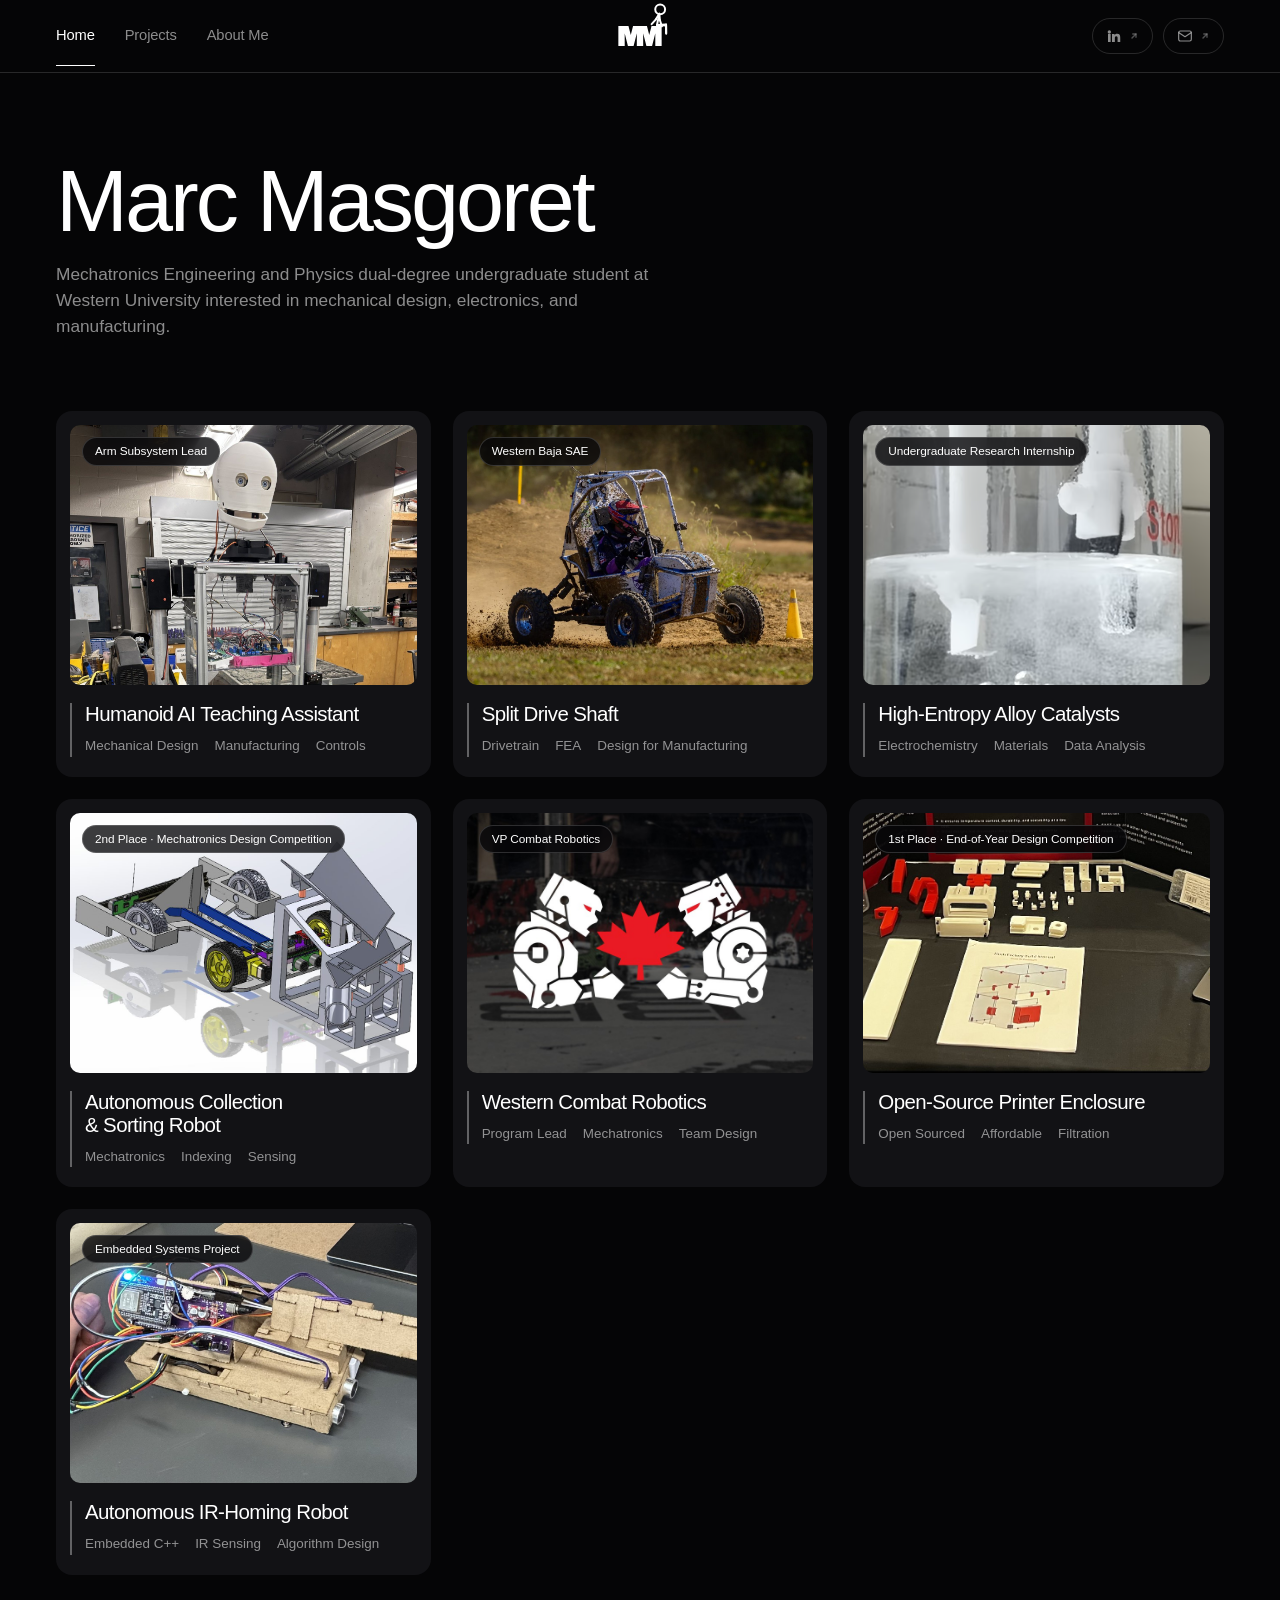
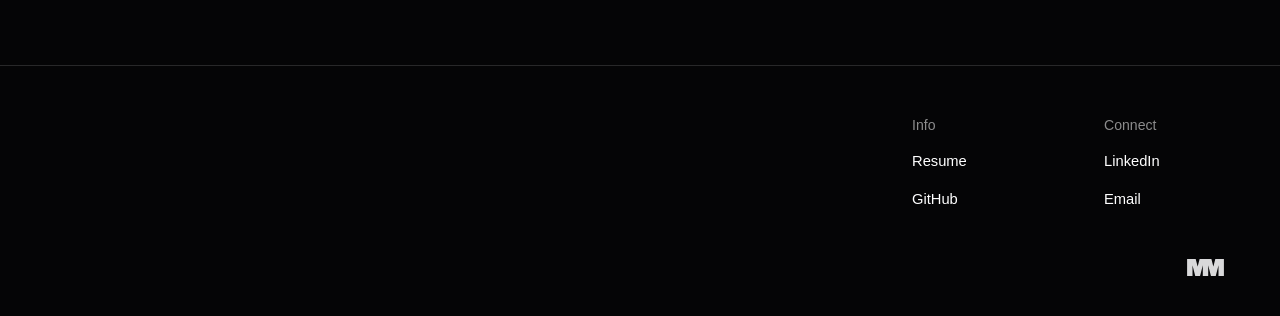
<file: index.html>
<!DOCTYPE html>
<html lang="en">
<head>
  <meta charset="UTF-8" />
  <meta name="viewport" content="width=device-width, initial-scale=1.0" />
  <title>Marc Masgoret — Portfolio</title>
  <meta name="description" content="Mechatronics engineering student at Western University. Robotics, manufacturing, and research projects." />
  <link rel="preconnect" href="https://api.fontshare.com" />
  <link rel="preconnect" href="https://cdn.fontshare.com" crossorigin />
  <link href="https://api.fontshare.com/v2/css?f[]=switzer@400,500,600,700,800&display=swap" rel="stylesheet" />
  <link rel="stylesheet" href="assets/css/style.css?v=44" />
</head>
<body>

  <header class="site-header">
    <div class="wrap-wide header-inner">
      <nav class="nav-main">
        <a href="index.html">Home</a>
        <a href="projects/index.html">Projects</a>
        <a href="about/index.html">About Me</a>
      </nav>

      <a class="site-monogram" href="index.html" aria-label="Marc Masgoret — home"><svg class="monogram-mark" viewBox="0 0 368 170" aria-hidden="true" focusable="false"><path d="M0,0 L54,0 L54,170 L0,170 Z M157,0 L211,0 L211,170 L157,170 Z M314,0 L368,0 L368,170 L314,170 Z M38,0 L86,0 L129.5,170 L81.5,170 Z M125,0 L173,0 L129.5,170 L81.5,170 Z M195,0 L243,0 L286.5,170 L238.5,170 Z M282,0 L330,0 L286.5,170 L238.5,170 Z" /></svg></a>

      <div class="header-social">
        <a class="icon-btn" href="https://www.linkedin.com/in/marc-masgoret-a94589330" target="_blank" rel="noopener" aria-label="LinkedIn" title="LinkedIn">
          <svg viewBox="0 0 24 24" fill="currentColor" aria-hidden="true"><path d="M4.98 3.5a2.5 2.5 0 1 1 0 5 2.5 2.5 0 0 1 0-5zM3 9h4v12H3zM9 9h3.8v1.71h.05c.53-.95 1.83-1.96 3.76-1.96 4.02 0 4.76 2.5 4.76 5.75V21h-4v-5.6c0-1.34-.03-3.06-1.9-3.06-1.9 0-2.19 1.45-2.19 2.96V21H9z"/></svg>
          <svg class="icon-arrow" viewBox="0 0 12 12" fill="none" stroke="currentColor" stroke-width="1.6" stroke-linecap="round" stroke-linejoin="round" aria-hidden="true"><path d="M3.6 8.4 8.4 3.6"/><path d="M4.5 3.6h3.9v3.9"/></svg>
        </a>
        <a class="icon-btn" href="mailto:mmasgore@uwo.ca" aria-label="Email Marc" title="Email me">
          <svg viewBox="0 0 24 24" fill="none" stroke="currentColor" stroke-width="1.8" stroke-linecap="round" stroke-linejoin="round" aria-hidden="true"><rect x="2.5" y="4.5" width="19" height="15" rx="2.5"/><path d="m3 7 9 6 9-6"/></svg>
          <svg class="icon-arrow" viewBox="0 0 12 12" fill="none" stroke="currentColor" stroke-width="1.6" stroke-linecap="round" stroke-linejoin="round" aria-hidden="true"><path d="M3.6 8.4 8.4 3.6"/><path d="M4.5 3.6h3.9v3.9"/></svg>
        </a>
      </div>
    </div>
  </header>

  <main>
    <section class="home-hero">
      <div class="wrap-wide">
        <h1 class="home-title">Marc Masgoret</h1>
        <p class="home-sub">
          Mechatronics Engineering and Physics dual-degree undergraduate student at Western
          University interested in mechanical design, electronics, and
          manufacturing.
        </p>
      </div>
    </section>

    <section class="work-section" id="projects">
      <div class="wrap-wide">
        <div class="work-grid">

          <a class="work-card" href="projects/index.html#humanoid-ta-robot">
            <div class="work-card-media">
              <img src="assets/img/projects/baker-bot/hero-card.jpg" alt="" loading="lazy" />
              <span class="work-badge">Arm Subsystem Lead</span>
            </div>
            <svg class="work-card-outline" aria-hidden="true" focusable="false" preserveAspectRatio="none"><path d="" /></svg>
            <div class="work-card-body">
              <h3>Humanoid AI Teaching Assistant</h3>
              <ul class="work-tags"><li>Mechanical Design</li><li>Manufacturing</li><li>Controls</li></ul>
            </div>
          </a>

          <a class="work-card" href="projects/index.html#baja-split-drive-shaft">
            <div class="work-card-media">
              <img src="assets/img/projects/baja/car-card.jpg?v=2" alt="" loading="lazy" />
              <span class="work-badge">Western Baja SAE</span>
            </div>
            <svg class="work-card-outline" aria-hidden="true" focusable="false" preserveAspectRatio="none"><path d="" /></svg>
            <div class="work-card-body">
              <h3>Split Drive Shaft</h3>
              <ul class="work-tags"><li>Drivetrain</li><li>FEA</li><li>Design for Manufacturing</li></ul>
            </div>
          </a>

          <a class="work-card" href="projects/index.html#seawater-splitting-catalysts">
            <div class="work-card-media">
              <video autoplay loop muted playsinline poster="assets/img/projects/seawater-hea/hydrogen-production-poster.jpg?v=2">
                <source src="assets/img/projects/seawater-hea/hydrogen-production.webm?v=2" type="video/webm" />
                <source src="assets/img/projects/seawater-hea/hydrogen-production.mp4?v=2" type="video/mp4" />
              </video>
              <span class="work-badge">Undergraduate Research Internship</span>
            </div>
            <svg class="work-card-outline" aria-hidden="true" focusable="false" preserveAspectRatio="none"><path d="" /></svg>
            <div class="work-card-body">
              <h3>High-Entropy Alloy Catalysts</h3>
              <ul class="work-tags"><li>Electrochemistry</li><li>Materials</li><li>Data Analysis</li></ul>
            </div>
          </a>

          <a class="work-card" href="projects/index.html#mechatronics-sorting-system">
            <div class="work-card-media">
              <img src="assets/img/projects/mechatronics-sorting-system.jpg" alt="" loading="lazy" />
              <span class="work-badge">2nd Place &middot; Mechatronics Design Competition</span>
            </div>
            <svg class="work-card-outline" aria-hidden="true" focusable="false" preserveAspectRatio="none"><path d="" /></svg>
            <div class="work-card-body">
              <h3>Autonomous Collection &amp; Sorting Robot</h3>
              <ul class="work-tags"><li>Mechatronics</li><li>Indexing</li><li>Sensing</li></ul>
            </div>
          </a>

          <a class="work-card" href="projects/index.html#combat-robotics">
            <div class="work-card-media">
              <img src="assets/img/projects/combat-robotics/botbrawl-card.jpg" alt="" loading="lazy" />
              <span class="work-badge">VP Combat Robotics</span>
            </div>
            <svg class="work-card-outline" aria-hidden="true" focusable="false" preserveAspectRatio="none"><path d="" /></svg>
            <div class="work-card-body">
              <h3>Western Combat Robotics</h3>
              <ul class="work-tags"><li>Program Lead</li><li>Mechatronics</li><li>Team Design</li></ul>
            </div>
          </a>

          <a class="work-card" href="projects/index.html#3d-printer-enclosure">
            <div class="work-card-media">
              <img src="assets/img/projects/3d-printer-enclosure.jpg" alt="" loading="lazy" />
              <span class="work-badge">1st Place &middot; End-of-Year Design Competition</span>
            </div>
            <svg class="work-card-outline" aria-hidden="true" focusable="false" preserveAspectRatio="none"><path d="" /></svg>
            <div class="work-card-body">
              <h3>Open-Source Printer Enclosure</h3>
              <ul class="work-tags"><li>Open Sourced</li><li>Affordable</li><li>Filtration</li></ul>
            </div>
          </a>

          <a class="work-card" href="projects/index.html#ir-homing-robot">
            <div class="work-card-media">
              <img src="assets/img/projects/ir-robot/card.jpg" alt="" loading="lazy" />
              <span class="work-badge">Embedded Systems Project</span>
            </div>
            <svg class="work-card-outline" aria-hidden="true" focusable="false" preserveAspectRatio="none"><path d="" /></svg>
            <div class="work-card-body">
              <h3>Autonomous IR-Homing Robot</h3>
              <ul class="work-tags"><li>Embedded C++</li><li>IR Sensing</li><li>Algorithm Design</li></ul>
            </div>
          </a>

        </div>
      </div>
    </section>
  </main>

  <footer class="site-footer">
    <div class="wrap-wide footer-inner">
      <div class="footer-cols">
        <div class="footer-col">
          <p class="footer-head">Info</p>
          <a href="assets/files/Marc_Masgoret_Resume.pdf" target="_blank" rel="noopener">Resume</a>
          <a href="https://github.com/marcsmasgoret" target="_blank" rel="noopener">GitHub</a>
        </div>
        <div class="footer-col">
          <p class="footer-head">Connect</p>
          <a href="https://www.linkedin.com/in/marc-masgoret-a94589330" target="_blank" rel="noopener">LinkedIn</a>
          <a href="mailto:mmasgore@uwo.ca">Email</a>
        </div>
      </div>
      <a class="footer-mark" href="index.html" aria-label="Marc Masgoret — home"><svg class="monogram-mark" viewBox="0 0 368 170" aria-hidden="true" focusable="false"><path d="M0,0 L54,0 L54,170 L0,170 Z M157,0 L211,0 L211,170 L157,170 Z M314,0 L368,0 L368,170 L314,170 Z M38,0 L86,0 L129.5,170 L81.5,170 Z M125,0 L173,0 L129.5,170 L81.5,170 Z M195,0 L243,0 L286.5,170 L238.5,170 Z M282,0 L330,0 L286.5,170 L238.5,170 Z" /></svg></a>
    </div>
  </footer>

  <!-- Home only: the stick figure that chases the pointer. -->
  <canvas id="cursor-buddy" aria-hidden="true"></canvas>

  <script src="assets/js/main.js?v=26"></script>
  <script src="assets/js/buddy.js?v=18"></script>
</body>
</html>
</file>
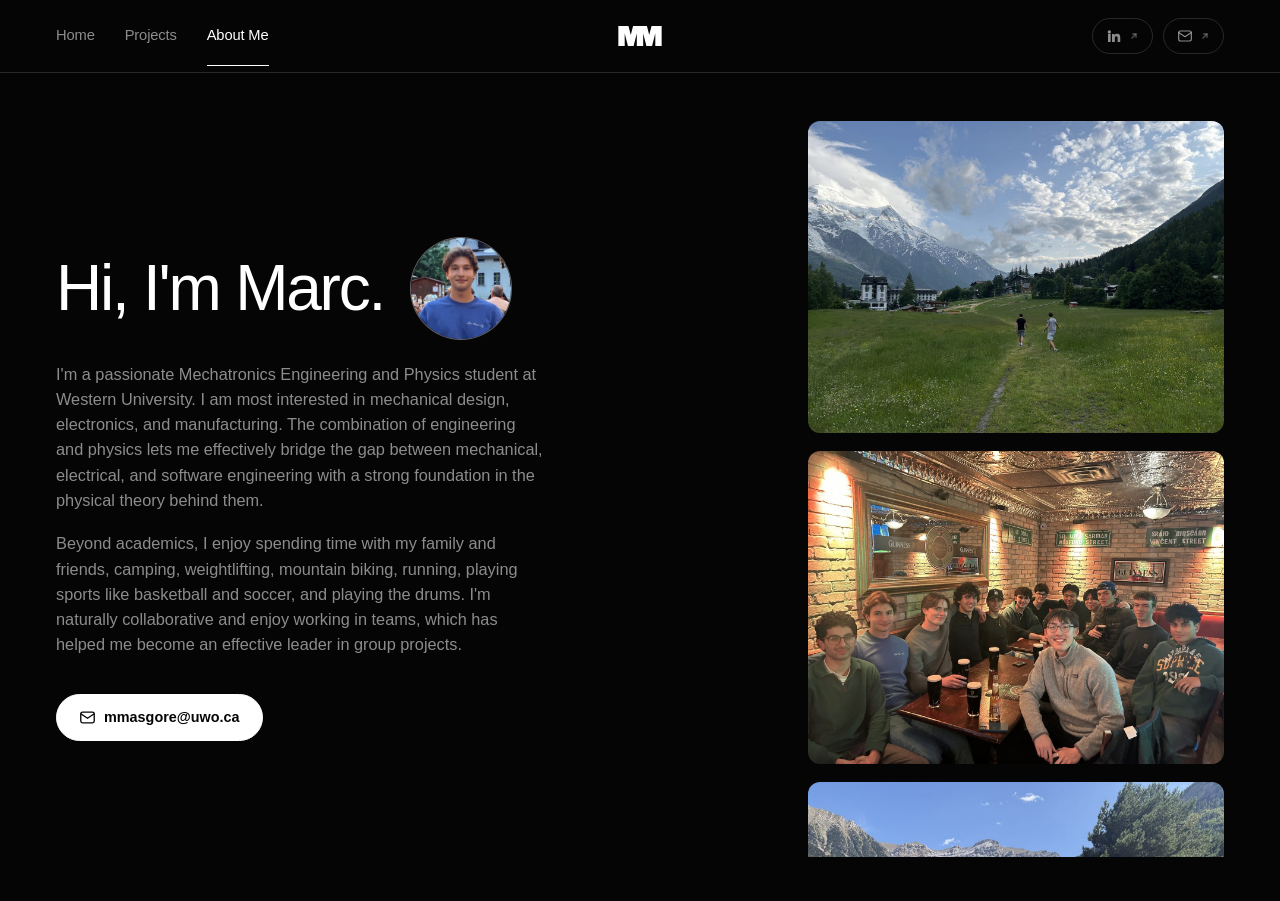
<file: about/index.html>
<!DOCTYPE html>
<html lang="en">
<head>
  <meta charset="UTF-8" />
  <meta name="viewport" content="width=device-width, initial-scale=1.0" />
  <title>About | Marc Masgoret</title>
  <meta name="description" content="About Marc Masgoret, a Mechatronics Engineering and Physics student at Western University." />
  <link rel="preconnect" href="https://api.fontshare.com" />
  <link rel="preconnect" href="https://cdn.fontshare.com" crossorigin />
  <link href="https://api.fontshare.com/v2/css?f[]=switzer@400,500,600,700,800&display=swap" rel="stylesheet" />
  <link rel="stylesheet" href="../assets/css/style.css?v=44" />
</head>
<body class="about-page">

  <header class="site-header">
    <div class="wrap-wide header-inner">
      <nav class="nav-main">
        <a href="../index.html">Home</a>
        <a href="../projects/index.html">Projects</a>
        <a href="index.html">About Me</a>
      </nav>

      <a class="site-monogram" href="../index.html" aria-label="Marc Masgoret — home"><svg class="monogram-mark" viewBox="0 0 368 170" aria-hidden="true" focusable="false"><path d="M0,0 L54,0 L54,170 L0,170 Z M157,0 L211,0 L211,170 L157,170 Z M314,0 L368,0 L368,170 L314,170 Z M38,0 L86,0 L129.5,170 L81.5,170 Z M125,0 L173,0 L129.5,170 L81.5,170 Z M195,0 L243,0 L286.5,170 L238.5,170 Z M282,0 L330,0 L286.5,170 L238.5,170 Z" /></svg></a>

      <div class="header-social">
        <a class="icon-btn" href="https://www.linkedin.com/in/marc-masgoret-a94589330" target="_blank" rel="noopener" aria-label="LinkedIn" title="LinkedIn">
          <svg viewBox="0 0 24 24" fill="currentColor" aria-hidden="true"><path d="M4.98 3.5a2.5 2.5 0 1 1 0 5 2.5 2.5 0 0 1 0-5zM3 9h4v12H3zM9 9h3.8v1.71h.05c.53-.95 1.83-1.96 3.76-1.96 4.02 0 4.76 2.5 4.76 5.75V21h-4v-5.6c0-1.34-.03-3.06-1.9-3.06-1.9 0-2.19 1.45-2.19 2.96V21H9z"/></svg>
          <svg class="icon-arrow" viewBox="0 0 12 12" fill="none" stroke="currentColor" stroke-width="1.6" stroke-linecap="round" stroke-linejoin="round" aria-hidden="true"><path d="M3.6 8.4 8.4 3.6"/><path d="M4.5 3.6h3.9v3.9"/></svg>
        </a>
        <a class="icon-btn" href="mailto:mmasgore@uwo.ca" aria-label="Email Marc" title="Email me">
          <svg viewBox="0 0 24 24" fill="none" stroke="currentColor" stroke-width="1.8" stroke-linecap="round" stroke-linejoin="round" aria-hidden="true"><rect x="2.5" y="4.5" width="19" height="15" rx="2.5"/><path d="m3 7 9 6 9-6"/></svg>
          <svg class="icon-arrow" viewBox="0 0 12 12" fill="none" stroke="currentColor" stroke-width="1.6" stroke-linecap="round" stroke-linejoin="round" aria-hidden="true"><path d="M3.6 8.4 8.4 3.6"/><path d="M4.5 3.6h3.9v3.9"/></svg>
        </a>
      </div>
    </div>
  </header>

  <main>
    <div class="wrap-wide about-layout">

      <div class="about-intro">
        <div class="about-title">
          <h1>Hi, I'm Marc.</h1>
          <img class="about-portrait" src="../assets/img/about/portrait.jpg" alt="Marc Masgoret" width="500" height="500" />
        </div>
        <p class="about-lede">
          I'm a passionate Mechatronics Engineering and Physics student at
          Western University. I am most interested in mechanical design,
          electronics, and manufacturing. The combination of engineering and
          physics lets me effectively bridge the gap between mechanical,
          electrical, and software engineering with a strong foundation in the
          physical theory behind them.
        </p>
        <p class="about-lede">
          Beyond academics, I enjoy spending time with my family and friends,
          camping, weightlifting, mountain biking, running, playing sports like
          basketball and soccer, and playing the drums. I'm naturally
          collaborative and enjoy working in teams, which has helped me become
          an effective leader in group projects.
        </p>

        <div class="about-actions">
          <a class="btn btn-accent" href="mailto:mmasgore@uwo.ca">
            <svg class="btn-icon" width="17" height="17" viewBox="0 0 24 24" fill="none" stroke="currentColor" stroke-width="1.9" stroke-linecap="round" stroke-linejoin="round" aria-hidden="true"><rect x="2.5" y="4.5" width="19" height="15" rx="2.5"/><path d="m3 7 9 6 9-6"/></svg>
            mmasgore@uwo.ca
          </a>
        </div>
      </div>

      <div class="about-gallery" data-gallery tabindex="0" aria-label="Photos — scroll to browse">
        <div class="about-gallery-track" data-gallery-track>
          <figure class="about-shot" data-caption="Europe 2025 summer trip, Chamonix, France.">
            <img src="../assets/img/about/about-04.jpg" alt="An alpine valley: a green meadow and a footpath, with snow-capped peaks behind." width="1400" height="1050" />
          </figure>
          <figure class="about-shot" data-caption="The lads.">
            <img src="../assets/img/about/about-05.jpg" alt="A long table of friends with pints in a wood-panelled pub." width="1400" height="1050" />
          </figure>
          <figure class="about-shot" data-caption="My family in the Pyrenees, Spain.">
            <img src="../assets/img/about/about-06.jpg" alt="A family selfie on a mountain trail, with a limestone ridge in the background." width="1400" height="1050" />
          </figure>
          <figure class="about-shot" data-caption="Brother from the same mother.">
            <img src="../assets/img/about/about-10.jpg" alt="Marc and his brother standing arm in arm on a concrete pier, with rippling water behind them." width="1400" height="1051" />
          </figure>
          <figure class="about-shot" data-caption="Christmas miracle.">
            <img src="../assets/img/about/about-07.jpg" alt="Four friends posing either side of a Santa in front of a Christmas tree." width="1400" height="936" />
          </figure>
          <figure class="about-shot" data-caption="End of hike, Annecy, France.">
            <img src="../assets/img/about/about-09.jpg?v=2" alt="Three friends standing on a rocky lookout above Lake Annecy, with turquoise water, mountains, and heavy clouds behind them." width="1400" height="1050" />
          </figure>
          <figure class="about-shot" data-caption="Basketball intramural champs.">
            <img src="../assets/img/about/about-08.jpg" alt="A team in matching shirts lined up along a bright, glass-walled corridor." width="1400" height="1050" />
          </figure>
          <figure class="about-shot" data-caption="Rock climbing in Montserrat, Spain.">
            <img src="../assets/img/about/about-02.jpg" alt="Looking down a steep limestone face, with climbers strung out along the route below." width="1400" height="1400" />
          </figure>
          <figure class="about-shot" data-caption="Climbing in Siurana, Spain.">
            <img src="../assets/img/about/about-03.jpg" alt="A climber hanging upside down from the underside of an overhanging rock arch, silhouetted against the sky." width="750" height="497" />
          </figure>
          <figure class="about-shot" data-caption="Farming in Catalonia.">
            <img src="../assets/img/about/about-01.jpg?v=2" alt="A young child standing in the cab doorway of a yellow combine harvester." width="1050" height="938" />
          </figure>
        </div>
      </div>

    </div>
  </main>


  <script src="../assets/js/main.js?v=26"></script>
</body>
</html>
</file>
<file: assets/css/style.css>
/* ==========================================================================
   Design tokens — dark neo-grotesque system
   ========================================================================== */
:root {
  --bg: #050506;
  --surface: #0c0c0e;
  --surface-2: #121215;
  --border: rgba(255, 255, 255, 0.14);
  --border-strong: rgba(255, 255, 255, 0.34);
  --text: #ffffff;
  --text-muted: rgba(255, 255, 255, 0.54);
  --accent: #ffffff;
  --accent-soft: rgba(255, 255, 255, 0.08);
  --accent-text: #050506;
  --code-bg: #121215;

  /* One family throughout. Switzer is the closest freely licensed stand-in
     for the PP Neue Montreal used in the reference design. */
  --font-stack: "Switzer", "Helvetica Neue", Helvetica, Arial, sans-serif;
  --font-display: var(--font-stack);
  --font-sans: var(--font-stack);
  --font-mono: var(--font-stack);
  --font-signature: var(--font-stack);

  --max-width: 940px;
  --max-width-wide: 1560px;
  --header-h: 72px;
  --radius: 14px;
  --radius-sm: 8px;

  /* Faster through the middle, eased at both ends — used by the card outline. */
  --ease-draw: cubic-bezier(0.65, 0, 0.35, 1);
}

/* ==========================================================================
   Reset & base
   ========================================================================== */
* { box-sizing: border-box; }

html { scroll-behavior: smooth; }

body {
  margin: 0;
  background-color: var(--bg);
  color: var(--text);
  font-family: var(--font-sans);
  font-size: 16px;
  line-height: 1.6;
  -webkit-font-smoothing: antialiased;
}

img { max-width: 100%; display: block; }

/* ==========================================================================
   Auto-hiding "overlay" scrollbar — fades in while scrolling, fades out at rest
   ========================================================================== */
html {
  scrollbar-width: thin;
  scrollbar-color: transparent transparent;
}

html.is-scrolling {
  scrollbar-color: rgba(255, 255, 255, 0.38) transparent;
}

::-webkit-scrollbar {
  width: 10px;
  height: 10px;
}

::-webkit-scrollbar-track {
  background: transparent;
}

::-webkit-scrollbar-thumb {
  background-color: transparent;
  border-radius: 999px;
  transition: background-color 0.4s ease;
}

html.is-scrolling::-webkit-scrollbar-thumb,
.is-scrolling::-webkit-scrollbar-thumb {
  background-color: rgba(255, 255, 255, 0.38);
}

a { color: inherit; }

h1, h2, h3 {
  font-family: var(--font-display);
  font-weight: 500;
  text-transform: none;
  letter-spacing: -0.025em;
  line-height: 1.05;
  text-wrap: balance;
}

.wrap {
  max-width: var(--max-width);
  margin: 0 auto;
  padding: 0 24px;
}

.eyebrow {
  font-family: var(--font-mono);
  font-size: 0.78rem;
  letter-spacing: 0.08em;
  text-transform: uppercase;
  color: var(--accent);
  display: flex;
  align-items: center;
  gap: 8px;
}

.eyebrow::before {
  content: "";
  width: 14px;
  height: 1px;
  background: var(--accent);
  display: inline-block;
}

/* ==========================================================================
   Header / nav
   ========================================================================== */
.site-header {
  border-bottom: 1px solid var(--border);
  position: sticky;
  top: 0;
  background: var(--bg);
  z-index: 10;
}

.site-header .wrap {
  display: flex;
  align-items: center;
  justify-content: space-between;
  height: 76px;
}

.site-title {
  font-family: var(--font-signature);
  font-weight: 700;
  text-transform: none;
  letter-spacing: 0.01em;
  text-decoration: none;
  font-size: 2rem;
  color: var(--text);
}

.site-nav {
  display: flex;
  gap: 24px;
}

.site-nav a {
  text-decoration: none;
  font-family: var(--font-mono);
  font-size: 0.82rem;
  letter-spacing: 0.02em;
  color: var(--text-muted);
  transition: color 0.15s ease;
}

.site-nav a:hover,
.site-nav a.active {
  color: var(--accent);
}

.nav-item {
  position: relative;
  display: flex;
  align-items: center;
}

.nav-item > a::after {
  content: "\25BE";
  display: inline-block;
  margin-left: 4px;
  font-size: 0.7em;
  transform: translateY(-1px);
}

.dropdown {
  position: absolute;
  top: 100%;
  left: -14px;
  min-width: 240px;
  padding: 16px 8px 8px;
  display: flex;
  flex-direction: column;
  gap: 1px;
  background: var(--surface);
  border: 1px solid var(--border);
  border-radius: var(--radius-sm);
  box-shadow: 0 12px 28px rgba(0, 0, 0, 0.45);
  opacity: 0;
  transform: translateY(-18px);
  pointer-events: none;
  transition: opacity 0.5s ease, transform 0.6s cubic-bezier(0.16, 1, 0.3, 1);
}

.nav-item:hover .dropdown,
.nav-item:focus-within .dropdown {
  opacity: 1;
  transform: translateY(0);
  pointer-events: auto;
}

.dropdown a {
  padding: 8px 10px !important;
  border-radius: var(--radius-sm);
  white-space: nowrap;
}

.dropdown a:hover {
  background: var(--accent-soft);
  color: var(--accent);
}

.nav-toggle {
  display: none;
  background: none;
  border: 1px solid var(--border);
  border-radius: var(--radius-sm);
  color: var(--text);
  width: 40px;
  height: 40px;
  font-size: 1.1rem;
  cursor: pointer;
}

@media (max-width: 640px) {
  .nav-toggle { display: block; }

  .site-nav {
    display: none;
    position: absolute;
    top: 64px;
    left: 0;
    right: 0;
    background: var(--bg);
    border-bottom: 1px solid var(--border);
    flex-direction: column;
    gap: 0;
    padding: 8px 0;
  }

  .site-nav.open { display: flex; }

  .site-nav a {
    padding: 12px 24px;
  }

  .nav-item {
    flex-direction: column;
    align-items: stretch;
  }

  .dropdown {
    position: static;
    display: flex;
    opacity: 1;
    transform: none;
    pointer-events: auto;
    margin: 0 0 4px;
    padding: 0 0 0 16px;
    border: none;
    box-shadow: none;
    background: transparent;
  }

  .dropdown a {
    color: var(--text-muted);
    font-size: 0.78rem;
  }
}

/* ==========================================================================
   Hero
   ========================================================================== */
.hero {
  position: relative;
  padding: 72px 0 56px;
  border-bottom: 1px solid var(--border);
}

.hero .wrap { position: relative; }

.hero h1 {
  font-size: clamp(2.75rem, 7vw, 4.25rem);
  margin: 10px 0 14px;
}

/* The projects page sets its hero in .wrap-wide so the title and lede
   start on the same left edge as the sticky section nav below them. */
.projects-hero .lede { max-width: 64ch; }

.hero p.lede {
  max-width: 58ch;
  color: var(--text-muted);
  font-size: 1.05rem;
  margin: 0 0 28px;
}

.hero-links {
  display: flex;
  flex-wrap: wrap;
  gap: 12px;
}

/* ==========================================================================
   Buttons
   ========================================================================== */
.btn {
  display: inline-flex;
  align-items: center;
  gap: 8px;
  padding: 11px 22px;
  border-radius: 999px;
  text-decoration: none;
  font-family: var(--font-sans);
  font-size: 0.9rem;
  font-weight: 600;
  border: 1px solid var(--border);
  color: var(--text);
  background: var(--surface);
  transition: transform 0.35s cubic-bezier(0.2, 0.9, 0.3, 1.3), border-color 0.15s ease, background 0.15s ease, color 0.15s ease;
  will-change: transform;
}

.btn-accent {
  background: var(--accent);
  border-color: var(--accent);
  color: var(--accent-text);
}

.btn-icon { flex: none; display: block; }

.btn:hover { border-color: var(--accent); color: var(--accent); background: var(--accent-soft); }
.btn-accent:hover { color: var(--accent-text); background: var(--accent); opacity: 0.9; }

/* The buttons used to follow the cursor from JS; the lift and the press are
   pure CSS now so they still animate without tracking the pointer. */
.btn:hover { transform: scale(1.04); }
.btn:active { transform: scale(0.97); transition-duration: 0.08s; }

@media (prefers-reduced-motion: reduce) {
  .btn, .card { transition: none !important; }
}

/* ==========================================================================
   Section headings
   ========================================================================== */
.section {
  padding: 56px 0;
}

.section + .section {
  border-top: 1px solid var(--border);
}

.section-head {
  margin-bottom: 32px;
  display: flex;
  align-items: baseline;
  justify-content: space-between;
  gap: 16px;
  flex-wrap: wrap;
}

.section-head h2 {
  font-size: 2rem;
  margin: 4px 0 0;
}

.plain-heading {
  font-size: 2rem;
  margin: 0 0 28px;
}

.sheet-no {
  font-family: var(--font-mono);
  font-size: 0.78rem;
  color: var(--text-muted);
  white-space: nowrap;
}

/* ==========================================================================
   Project thumbnails (used inside project-row and project-gallery)
   ========================================================================== */
.card-thumb {
  position: relative;
  aspect-ratio: 16 / 10;
  background: var(--code-bg);
  display: flex;
  align-items: center;
  justify-content: center;
  color: var(--text-muted);
  font-family: var(--font-mono);
  font-size: 0.75rem;
  overflow: hidden;
}

.card-thumb img,
.card-thumb video {
  position: absolute;
  inset: 0;
  width: 100%;
  height: 100%;
  object-fit: cover;
}

.card-thumb video {
  object-position: center bottom;
}

.thumb-placeholder {
  position: relative;
  z-index: 0;
}

.card-index {
  position: absolute;
  top: 10px;
  left: 10px;
  z-index: 2;
  font-family: var(--font-mono);
  font-size: 0.72rem;
  color: var(--accent);
  background: var(--surface);
  border: 1px solid var(--border);
  padding: 2px 8px;
  border-radius: 999px;
}

.tag-row {
  display: flex;
  flex-wrap: wrap;
  gap: 6px;
  margin-top: 4px;
}

.tag {
  font-family: var(--font-mono);
  font-size: 0.7rem;
  padding: 3px 9px;
  border-radius: 999px;
  background: var(--code-bg);
  color: var(--text-muted);
}

.badge-wip {
  font-family: var(--font-mono);
  font-size: 0.7rem;
  color: var(--accent);
  background: transparent;
  border: 1px solid var(--accent);
}

/* ==========================================================================
   Project cards — two-per-row grid on the home page
   ========================================================================== */
/* The list bleeds 16px past the text column on each side so the thumbnails'
   edges line up with the section heading, as the old stacked rows did. */
.project-list {
  display: grid;
  grid-template-columns: repeat(2, minmax(0, 1fr));
  gap: 24px;
  margin: -16px -16px 0;
}

.project-row {
  position: relative;
  display: flex;
  flex-direction: column;
  gap: 16px;
  padding: 14px;
  border-radius: var(--radius);
  background-color: var(--surface);
  box-shadow: 0 2px 10px rgba(0, 0, 0, 0.45);
  text-decoration: none;
  color: inherit;
  transition: box-shadow 0.2s ease;
}

.project-row .card-thumb {
  border-radius: var(--radius);
  aspect-ratio: 4 / 3;
}

/* The Baker Bot photo is near-square; anchor the crop at the top so the
   robot's head stays in frame. */
.project-row .card-thumb img[src*="baker-bot"] {
  object-position: center top;
}

.project-row:hover {
  box-shadow: 0 8px 22px rgba(0, 0, 0, 0.6);
}

.project-row-body {
  position: relative;
  z-index: 1;
  display: flex;
  flex-direction: column;
  gap: 8px;
  padding: 0 4px 4px;
}

.project-row-body h3 {
  font-family: var(--font-sans);
  text-transform: none;
  letter-spacing: normal;
  font-weight: 600;
  font-size: 1.15rem;
  line-height: 1.25;
  margin: 0;
}

.project-row-body p {
  color: var(--text-muted);
  font-size: 0.9rem;
  line-height: 1.55;
  margin: 0;
}

@media (max-width: 720px) {
  .project-list {
    grid-template-columns: 1fr;
    margin: -16px 0 0;
  }
}

/* ==========================================================================
   About / skills
   ========================================================================== */
.skills-grid {
  display: grid;
  grid-template-columns: repeat(auto-fit, minmax(200px, 1fr));
  gap: 24px;
}

.skills-grid h3 {
  font-family: var(--font-mono);
  text-transform: uppercase;
  letter-spacing: 0.06em;
  font-size: 0.78rem;
  font-weight: 500;
  color: var(--text-muted);
  margin: 0 0 10px;
}

.skills-grid ul {
  list-style: none;
  margin: 0;
  padding: 0;
  font-size: 0.92rem;
  border-left: 1px solid var(--border);
}

.skills-grid li {
  padding: 4px 0 4px 12px;
}

/* ==========================================================================
   Project sidebar — table of contents for projects/index.html
   main.js builds the list from the h2/h3 structure and runs the scrollspy;
   this just lays out and states whatever it produces. Collapses away below
   the breakpoint, where the page reads exactly as it does without JS.
   ========================================================================== */
.project-shell { display: block; }

.project-sidenav { display: none; }

@media (min-width: 1360px) {
  .project-shell {
    display: grid;
    grid-template-columns: 240px minmax(0, 1fr);
    align-items: start;
    column-gap: 40px;
  }

  .project-sidenav {
    display: block;
    position: sticky;
    top: calc(var(--header-h) + 40px);
    max-height: calc(100vh - var(--header-h) - 72px);
    overflow-y: auto;
    padding: 4px 12px 4px 0;
    scrollbar-width: thin;
    scrollbar-color: var(--border-strong) transparent;
  }

  .project-sidenav::-webkit-scrollbar { width: 6px; }
  .project-sidenav::-webkit-scrollbar-thumb {
    background-color: var(--border-strong);
    border-radius: 999px;
  }
}

.sidenav-list {
  margin: 0;
  padding: 0;
  list-style: none;
}

.sidenav-item + .sidenav-item { margin-top: 18px; }

.sidenav-title {
  display: block;
  text-decoration: none;
  color: var(--text-muted);
  font-size: 0.86rem;
  line-height: 1.35;
  letter-spacing: -0.005em;
  transition: color 0.2s ease;
}

.sidenav-title:hover { color: var(--text); }

/* The current project's title lights up, independent of whether a
   sub-heading within it is also current (e.g. right as it scrolls in). */
.sidenav-item.is-active > .sidenav-title {
  color: var(--text);
  font-weight: 600;
}

/* Sub-list height is animated via the grid-rows trick so it works for any
   amount of content without a hardcoded max-height, and collapses to
   nothing (no padding/margin bleed) when not the active project. */
.sidenav-sub {
  display: grid;
  grid-template-rows: 0fr;
  transition: grid-template-rows 0.35s var(--ease-draw);
}

.sidenav-item.is-active .sidenav-sub {
  grid-template-rows: 1fr;
}

.sidenav-sub > ol {
  margin: 0;
  padding: 0;
  list-style: none;
  overflow: hidden;
}

.sidenav-item.is-active .sidenav-sub > ol {
  padding-top: 10px;
}

.sidenav-sub a {
  display: block;
  padding: 5px 0 5px 14px;
  border-left: 1px solid var(--border);
  text-decoration: none;
  color: var(--text-muted);
  font-size: 0.8rem;
  line-height: 1.3;
  transition: color 0.2s ease, border-color 0.2s ease;
}

.sidenav-sub a:hover { color: var(--text); }

.sidenav-sub a.is-current {
  color: var(--text);
  border-left-color: var(--text);
}

/* ==========================================================================
   Project detail sections — stacked on projects/index.html
   ========================================================================== */
.project-hero {
  padding: 48px 0 0;
  /* Exactly the sticky header's height plus its 1px border, so a jump puts
     the section flush under the header and hides the divider above it. */
  scroll-margin-top: calc(var(--header-h) + 1px);
}

/* Sub-headings are jump targets from the sidenav too, so they need the same
   clearance under the sticky header, just a little looser since they are
   mid-read rather than a section start. */
.project-body h3 {
  scroll-margin-top: calc(var(--header-h) + 24px);
}

/* Drawn inside .wrap rather than on the section, so it spans only the text
   column and does not read as one of the full-bleed project separators. */
.project-hero > .wrap::after {
  content: "";
  display: block;
  height: 1px;
  margin-top: 32px;
  background-color: var(--border);
}

.project-hero h2 {
  font-size: clamp(2rem, 5vw, 2.9rem);
  margin: 8px 0 20px;
}

.project-meta {
  display: grid;
  grid-template-columns: repeat(auto-fit, minmax(160px, 1fr));
  gap: 0;
  border: 1px solid var(--border);
  border-radius: var(--radius);
  overflow: hidden;
}

.project-meta > div {
  padding: 10px 16px;
  font-family: var(--font-mono);
  font-size: 0.82rem;
  color: var(--text-muted);
  border-right: 1px solid var(--border);
}

.project-meta > div:last-child { border-right: none; }

.project-meta strong {
  display: block;
  color: var(--text);
  font-family: var(--font-mono);
  text-transform: uppercase;
  letter-spacing: 0.06em;
  font-size: 0.68rem;
  margin-bottom: 4px;
}

.project-body {
  padding: 40px 0;
}

.project-body h3 {
  font-size: 1.4rem;
  margin: 40px 0 12px;
}

.project-body h3:first-child { margin-top: 0; }

.project-body p { margin: 0 0 16px; }

.project-body ul { margin: 0 0 16px; padding-left: 20px; }

.project-gallery {
  display: grid;
  grid-template-columns: repeat(auto-fit, minmax(220px, 1fr));
  gap: 12px;
  margin: 16px 0 8px;
}

.project-gallery .card-thumb { border-radius: var(--radius); }

.model-viewer-embed {
  display: block;
  width: 50%;
  height: 900px !important;
  background-color: var(--code-bg);
  border: 1px solid var(--border);
  border-radius: var(--radius);
  margin: 4px auto;
}

.model-viewer-embed-large {
  width: min(calc(78% + 192px), 100%);
  height: 480px !important;
}

@media (max-width: 720px) {
  .model-viewer-embed,
  .model-viewer-embed-large {
    height: 70vh !important;
  }
}

@media (max-width: 640px) {
  .model-viewer-embed,
  .model-viewer-embed-large {
    width: 85%;
  }
}

.model-viewer-embed [slot="poster"] {
  display: flex;
  align-items: center;
  justify-content: center;
  width: 100%;
  height: 100%;
  font-family: var(--font-mono);
  font-size: 0.85rem;
  color: var(--text-muted);
}

.model-caption {
  font-family: var(--font-mono);
  font-size: 0.8rem;
  color: var(--text-muted);
  margin-top: 8px !important;
}

/* Model viewer sized to sit beside a still image in a media row, matching
   that image's aspect so the two line up. */
.model-viewer-inline {
  display: block;
  width: 100%;
  aspect-ratio: 1400 / 919;
  height: auto !important;
  background-color: var(--code-bg);
  border: 1px solid var(--border);
  border-radius: var(--radius);
}

@media (max-width: 720px) {
  .model-viewer-inline {
    aspect-ratio: 4 / 3;
  }
}

/* Portrait variant, for the tall U-joint model sitting beside body text. */
.model-viewer-inline.model-viewer-portrait {
  aspect-ratio: 633 / 955;
}

/* ==========================================================================
   Case-study extras — figures, media rows, callouts, contrib list, BOM
   ========================================================================== */
.project-body h4 {
  font-family: var(--font-display);
  font-weight: 600;
  text-transform: none;
  letter-spacing: -0.015em;
  font-size: 1.1rem;
  margin: 28px 0 10px;
  color: var(--text);
}

.project-body h4:first-child { margin-top: 0; }

.figure {
  margin: 16px 0 24px;
}

.figure img {
  width: 100%;
  border-radius: var(--radius);
  border: 1px solid var(--border);
}

/* Cover-cropped figures default to a centre crop; bias one left when the
   detail that matters sits near the left edge of the source image. */
.figure img.crop-left {
  object-position: 30% 50%;
}

.figure-caption {
  font-family: var(--font-mono);
  font-size: 0.8rem;
  color: var(--text-muted);
  margin-top: 8px;
  text-align: center;
}

/* A figure the prose wraps around, so the text closes back up underneath it
   instead of leaving a tall empty column beside a short image. */
.flow-figure::after {
  content: "";
  display: block;
  clear: both;
}

.flow-figure > p:last-child {
  margin-bottom: 0;
}

.figure-float {
  float: right;
  width: 34%;
  margin: 6px 0 20px 28px;
}

.figure-float.video-figure-portrait {
  width: 300px;
  max-width: 40%;
  margin-left: 28px;
  margin-right: 0;
}

@media (max-width: 720px) {
  .figure-float,
  .figure-float.video-figure-portrait {
    float: none;
    width: 100%;
    max-width: 100%;
    margin: 16px 0 24px;
  }
}

.video-figure video {
  width: 100%;
  display: block;
  border-radius: var(--radius);
  border: 1px solid var(--border);
  background: var(--code-bg);
}

/* Phone-shot clips are low-resolution at source, so cap the display width
   rather than letting the grid stretch and soften them. */
.video-figure-portrait {
  max-width: 330px;
  margin-left: auto;
  margin-right: auto;
}

.media-row {
  display: grid;
  grid-template-columns: 1fr 1fr;
  gap: 20px;
  margin: 16px 0 24px;
  align-items: start;
}

.media-row .figure {
  margin: 0;
}

@media (max-width: 720px) {
  .media-row {
    grid-template-columns: 1fr;
  }
}

.media-row-narrow {
  width: 85%;
  margin-left: auto;
  margin-right: auto;
}

.media-row-narrow img {
  aspect-ratio: 3 / 4;
  object-fit: cover;
}

@media (max-width: 720px) {
  .media-row-narrow {
    width: 100%;
  }
}

/* Columns are proportional to each image's aspect ratio, so the two figures
   land on exactly the same height whatever the container width. */
.media-row-lead {
  grid-template-columns: 0.83fr 1.5fr;
}

.media-row-lead .figure:first-child img {
  aspect-ratio: 0.831 / 1;
  object-fit: cover;
}

.media-row-lead .figure:last-child img {
  aspect-ratio: 1.5 / 1;
  object-fit: cover;
}

@media (max-width: 720px) {
  .media-row-lead {
    grid-template-columns: 1fr;
  }
}

.media-row-match img {
  aspect-ratio: 4 / 3;
  object-fit: cover;
}

/* Car photo beside the wide frame CAD: columns follow each image's aspect
   ratio so both land on the same height. */
.media-row-baja {
  grid-template-columns: 1.66fr 1.521fr;
}

.media-row-baja .figure:first-child img {
  aspect-ratio: 415 / 250;
  object-fit: cover;
}

.media-row-baja .figure:last-child img {
  aspect-ratio: 1567 / 1030;
  object-fit: cover;
}

@media (max-width: 720px) {
  .media-row-baja {
    grid-template-columns: 1fr;
  }
}

.split-row {
  display: grid;
  grid-template-columns: 1fr 1fr;
  gap: 20px;
  align-items: stretch;
  margin: 16px 0 24px;
}

.split-row-main {
  display: flex;
  flex-direction: column;
}

.split-row-main .figure {
  margin: 16px 0 0;
  flex: 1 1 auto;
  display: flex;
  flex-direction: column;
}

.split-row-main .figure img {
  flex: 1 1 auto;
  object-fit: cover;
  min-height: 0;
}

.split-row-side {
  margin: 0;
  display: flex;
  flex-direction: column;
}

.split-row-side img {
  flex: 1 1 auto;
  object-fit: cover;
  min-height: 0;
}

@media (max-width: 720px) {
  .split-row {
    grid-template-columns: 1fr;
  }

  .split-row-main .figure img,
  .split-row-side img {
    aspect-ratio: 4 / 3;
    flex: none;
  }
}

.text-figure-row {
  display: grid;
  grid-template-columns: 2.3fr 1.4fr;
  gap: 24px;
  align-items: stretch;
  margin: 16px 0 24px;
}

.text-figure-row-text p:last-child,
.text-figure-row-text ul:last-child {
  margin-bottom: 0;
}

.text-figure-row-2fr {
  grid-template-columns: 2fr 1fr;
}

/* For a very tall figure (the drive shaft bottom view) beside text. */
.text-figure-row-narrow {
  grid-template-columns: 2.6fr 1fr;
}

/* Keep the figure at its natural height rather than stretching it to the
   text, so tall diagrams are never cropped. */
.text-figure-row.text-figure-row-narrow {
  align-items: start;
}

.text-figure-row.text-figure-row-narrow .figure img {
  flex: none;
  height: auto;
  object-fit: contain;
  background: #fff;
}

/* Wider figure column for the IR robot course diagram. */
.text-figure-row.text-figure-row-path {
  grid-template-columns: 1.7fr 1fr;
}

@media (max-width: 720px) {
  .text-figure-row.text-figure-row-narrow .figure img {
    aspect-ratio: auto;
    width: 60%;
    margin: 0 auto;
  }
}

.text-figure-row-3col {
  grid-template-columns: 2.1fr 1fr 0.95fr;
}

.text-figure-row-3col .figure:nth-child(2) img {
  aspect-ratio: 1.12 / 1;
}

.text-figure-row-3col .figure:nth-child(3) img {
  aspect-ratio: 0.95 / 1;
}

.text-figure-row .figure,
.figure-stack .figure {
  margin: 0;
  display: flex;
  flex-direction: column;
}

.text-figure-row .figure img,
.figure-stack .figure img {
  flex: 1 1 auto;
  object-fit: cover;
  min-height: 0;
}

/* A model viewer keeps its own aspect ratio rather than stretching to the
   text column, and sits at the top of it. */
.text-figure-row .figure model-viewer {
  flex: none;
}

.text-figure-row .figure:has(model-viewer) {
  justify-content: flex-start;
}

@media (max-width: 720px) {
  .text-figure-row {
    grid-template-columns: 1fr;
  }

  .text-figure-row .figure img,
  .figure-stack .figure img {
    aspect-ratio: 4 / 3;
    flex: none;
  }
}

.callout {
  background: var(--code-bg);
  border: 1px solid var(--border);
  border-radius: var(--radius);
  padding: 24px 28px;
  margin: 16px 0 24px;
}

.callout .eyebrow { margin-bottom: 14px; }

.callout p:last-child,
.callout ul:last-child { margin-bottom: 0; }

.contrib-list {
  margin: 0 0 16px;
  padding-left: 20px;
}

@media (min-width: 640px) {
  .contrib-list {
    column-count: 2;
    column-gap: 32px;
  }
}

.contrib-list li {
  break-inside: avoid;
  margin-bottom: 10px;
  padding-right: 8px;
}

.bom-table-wrap {
  overflow-x: auto;
  max-width: 480px;
  margin: 16px 0 8px;
}

.bom-table {
  width: 100%;
  border-collapse: collapse;
  font-size: 0.76rem;
  min-width: 380px;
}

.bom-table th,
.bom-table td {
  padding: 5px 8px;
  border-bottom: 1px solid var(--border);
  text-align: left;
}

.bom-table th {
  font-family: var(--font-mono);
  font-size: 0.62rem;
  text-transform: uppercase;
  letter-spacing: 0.06em;
  color: var(--text-muted);
  font-weight: 500;
}

.bom-table td.num,
.bom-table th.num {
  text-align: right;
  font-variant-numeric: tabular-nums;
}

.bom-table tr.total td {
  font-weight: 700;
  border-top: 2px solid var(--text);
  border-bottom: none;
}

.project-hero .lede {
  max-width: 62ch;
  color: var(--text-muted);
  font-size: 1.05rem;
  margin: 18px 0 0;
}

/* ==========================================================================
   Annotated hydrogen/oxygen electrolysis video
   ========================================================================== */
.hp-video {
  width: 100%;
  max-width: 100%;
  margin: 0;
}

.hp-video-media {
  display: block;
  width: 100%;
  border-radius: var(--radius);
  border: 1px solid var(--border);
}

.hp-video-row {
  position: relative;
  height: 58px;
}

.hp-sign {
  position: absolute;
  bottom: 8px;
  transform: translateX(-50%);
  z-index: 1;
  width: 34px;
  height: 34px;
  display: flex;
  align-items: center;
  justify-content: center;
  border-radius: 50%;
  border: 2px solid var(--accent);
  background: var(--surface);
  box-shadow: 0 2px 6px rgba(0, 0, 0, 0.45);
  font-family: var(--font-sans);
  font-size: 1.2rem;
  font-weight: 700;
  color: var(--text);
  line-height: 1;
  padding: 0;
}

.hp-sign-neg { left: 28%; }
.hp-sign-pos { left: 77%; }

.hp-label {
  position: absolute;
  top: 6px;
  transform: translateX(-50%);
  display: flex;
  flex-direction: column;
  align-items: center;
  gap: 6px;
  font-family: var(--font-mono);
  font-size: 1rem;
  line-height: 1.1;
  color: var(--text-muted);
  white-space: nowrap;
}

.hp-label-arrow {
  font-size: 1.3rem;
  line-height: 1;
  color: var(--accent);
}

.hp-label-hydrogen { left: 28%; }
.hp-label-oxygen { left: 77%; }

/* ==========================================================================
   Presentation viewer — clickable trigger + full-screen slide overlay
   ========================================================================== */
.figure-clickable {
  position: relative;
  display: block;
  width: 100%;
  max-width: 640px;
  margin: 0 auto;
  padding: 0;
  background: none;
  border: none;
  font: inherit;
  text-align: left;
  cursor: pointer;
}

.figure-clickable img {
  transition: opacity 0.15s ease;
}

.figure-clickable:hover img,
.figure-clickable:focus-visible img {
  opacity: 0.88;
}

.figure-caption-center {
  text-align: center;
}

.figure-clickable::after {
  content: "View Presentation \2192";
  position: absolute;
  bottom: 16px;
  left: 16px;
  background: rgba(20, 18, 15, 0.85);
  color: #fff;
  font-family: var(--font-mono);
  font-size: 0.8rem;
  padding: 8px 14px;
  border-radius: var(--radius-sm);
  opacity: 0;
  transform: translateY(4px);
  transition: opacity 0.15s ease, transform 0.15s ease;
  pointer-events: none;
}

.figure-clickable:hover::after,
.figure-clickable:focus-visible::after {
  opacity: 1;
  transform: translateY(0);
}

/* Inline document reader: scroll a multi-page PDF in place rather than
   opening it in an overlay. Pages are pre-rendered images in a scroll box. */
.doc-reader {
  max-width: 520px;
  margin: 16px auto 8px;
}

.doc-reader .figure-caption {
  text-align: center;
}

.doc-frame {
  position: relative;
}

/* Hover cue for a control that is also a scroll region: lighten just the
   perimeter, so the page under the cursor stays readable while scrolling. */
.doc-frame::after {
  content: "";
  position: absolute;
  inset: 0;
  border-radius: var(--radius);
  pointer-events: none;
  box-shadow: inset 0 0 28px 14px rgba(5, 5, 6, 0);
  transition: box-shadow 0.18s ease;
}

.doc-frame:hover::after {
  box-shadow: inset 0 0 28px 14px rgba(5, 5, 6, 0.92);
}

.doc-open-hint {
  position: absolute;
  z-index: 1;                 /* above the edge wash, which paints after it */
  bottom: 16px;
  left: 16px;
  background: rgba(20, 18, 15, 0.85);
  color: #fff;
  font-family: var(--font-mono);
  font-size: 0.8rem;
  padding: 8px 14px;
  border-radius: var(--radius-sm);
  opacity: 0;
  transform: translateY(4px);
  transition: opacity 0.15s ease, transform 0.15s ease;
  pointer-events: none;
}

.doc-frame:hover .doc-open-hint {
  opacity: 1;
  transform: translateY(0);
}

.doc-scroll {
  height: 640px;
  margin: 0;
  cursor: pointer;
  overflow-y: auto;
  background: var(--code-bg);
  border: 1px solid var(--border);
  border-radius: var(--radius);
  scrollbar-width: thin;
  scrollbar-color: rgba(255, 255, 255, 0.25) transparent;
}

.doc-scroll::-webkit-scrollbar {
  width: 9px;
}

.doc-scroll::-webkit-scrollbar-thumb {
  background-color: rgba(255, 255, 255, 0.25);
  border-radius: 999px;
}

.doc-scroll::-webkit-scrollbar-thumb:hover {
  background-color: rgba(255, 255, 255, 0.45);
}

.doc-scroll img {
  width: 100%;
  height: auto;
  display: block;
  border-bottom: 1px solid var(--border);
}

.doc-scroll img:last-child {
  border-bottom: none;
}

.doc-scroll:hover {
  border-color: var(--accent);
}

/* Keyboard focus gets a ring instead, so a click does not leave the hover
   treatment stuck on. */
.doc-scroll:focus-visible {
  outline: 2px solid var(--accent);
  outline-offset: 2px;
}

@media (max-width: 640px) {
  .doc-scroll {
    height: 460px;
  }
}

.ppt-viewer-overlay {
  position: fixed;
  inset: 0;
  z-index: 1000;
  display: none;
}

.ppt-viewer-overlay.is-open {
  display: block;
}

body.viewer-open {
  overflow: hidden;
}

.ppt-viewer-backdrop {
  position: absolute;
  inset: 0;
  background: rgba(20, 18, 15, 0.55);
}

.ppt-viewer-panel {
  position: relative;
  z-index: 1;
  width: min(1196px, calc(100% - 48px));
  height: calc(100vh - 48px);
  margin: 24px auto;
  background: #111;
  border-radius: 4px;
  overflow: hidden;
  box-shadow: 0 24px 64px rgba(0, 0, 0, 0.45);
}

.ppt-viewer-close {
  position: fixed;
  top: 20px;
  right: 20px;
  z-index: 3;
  width: 40px;
  height: 40px;
  border-radius: 50%;
  border: none;
  background: rgba(0, 0, 0, 0.55);
  color: #fff;
  font-size: 1.6rem;
  line-height: 1;
  cursor: pointer;
}

.ppt-viewer-close:hover,
.ppt-viewer-close:focus-visible {
  background: rgba(0, 0, 0, 0.8);
}

.ppt-viewer-scroll {
  height: 100%;
  overflow-y: auto;
  display: flex;
  flex-direction: column;
  align-items: center;
  gap: 8px;
  padding: 0;
  scrollbar-width: thin;
  scrollbar-color: rgba(255, 255, 255, 0.35) transparent;
}

.ppt-viewer-scroll::-webkit-scrollbar {
  width: 10px;
}

.ppt-viewer-scroll::-webkit-scrollbar-thumb {
  background-color: rgba(255, 255, 255, 0.35);
  border-radius: 999px;
}

.ppt-viewer-scroll::-webkit-scrollbar-thumb:hover {
  background-color: rgba(255, 255, 255, 0.55);
}

.ppt-viewer-scroll img {
  width: 100%;
  height: auto;
  display: block;
}

@media (max-width: 640px) {
  .ppt-viewer-panel {
    width: 100%;
    height: 100vh;
    margin: 0;
    border-radius: 0;
  }

  .ppt-viewer-close {
    top: 12px;
    right: 12px;
  }
}

.project-nav {
  display: flex;
  justify-content: space-between;
  padding: 8px 0 32px;
  border-bottom: 1px solid var(--border);
  font-size: 0.9rem;
}

.project-nav a {
  text-decoration: none;
  color: var(--text-muted);
  font-family: var(--font-mono);
  font-size: 0.85rem;
}
.project-nav a:hover { color: var(--accent); }

.wip-note {
  border: 1px dashed var(--border);
  border-radius: var(--radius);
  padding: 24px;
  color: var(--text-muted);
  font-size: 0.95rem;
}

.wip-note strong { color: var(--text); }

/* ==========================================================================
   Combat robotics — embedded footage, build comparison, org chart, roadmap
   ========================================================================== */
.video-embed {
  position: relative;
  aspect-ratio: 16 / 9;
  border-radius: var(--radius);
  border: 1px solid var(--border);
  background: var(--code-bg);
  overflow: hidden;
}

.video-embed iframe {
  position: absolute;
  inset: 0;
  width: 100%;
  height: 100%;
  border: 0;
}

.roadmap {
  position: relative;
  isolation: isolate;
  list-style: none;
  margin: 16px 0 24px;
  padding: 0 0 0 30px;
}

.roadmap li {
  position: relative;
  padding-bottom: 20px;
}

.roadmap li:last-child { padding-bottom: 0; }

/* Dot: 18px across, centred 20px left of the text and level with the
   date label (9px down, the middle of its line). */
.roadmap li::before {
  content: "";
  position: absolute;
  z-index: 1;
  box-sizing: border-box;
  left: -29px;
  top: 0;
  width: 18px;
  height: 18px;
  border-radius: 50%;
  background: var(--bg);
  border: 2px solid var(--text-muted);
}

/* Rail: each step draws the stretch from its own dot's centre to the next
   one's, under the dots, so it stays centred and stops at the last step. */
.roadmap li:not(:last-child)::after {
  content: "";
  position: absolute;
  left: -21px;
  top: 9px;
  bottom: -9px;
  width: 2px;
  background: var(--border);
}

.roadmap li.is-current::before {
  background: var(--accent);
  border-color: var(--accent);
  /* The halo is translucent; a solid ring of page colour under it keeps the
     rail from showing through. */
  box-shadow: 0 0 0 4px var(--accent-soft), 0 0 0 4px var(--bg);
}

/* Finished steps: filled dot, and a filled rail down to the next step. */
.roadmap li.is-done::before {
  background: var(--accent);
  border-color: var(--accent);
}

.roadmap li.is-done::after { background: var(--accent); }

.roadmap-when {
  display: block;
  font-family: var(--font-mono);
  font-size: 0.72rem;
  text-transform: uppercase;
  letter-spacing: 0.06em;
  color: var(--text-muted);
}

.roadmap li.is-current .roadmap-when { color: var(--accent); }

.roadmap strong {
  display: block;
  font-family: var(--font-display);
  font-size: 1.05rem;
  margin: 2px 0;
}

.project-body .roadmap p { margin: 0; }

.credits {
  margin-top: 40px;
  padding-top: 16px;
  border-top: 1px solid var(--border);
  font-size: 0.85rem;
  color: var(--text-muted);
}

.project-body .credits h4 { color: var(--text-muted); margin-top: 0; }

.credits a { color: var(--text); }

/* ==========================================================================
   Footer — title block
   ========================================================================== */
.site-footer {
  border-top: 1px solid var(--border);
  padding: 0;
  color: var(--text-muted);
  font-size: 0.78rem;
  font-family: var(--font-mono);
}

.site-footer .wrap {
  display: grid;
  grid-template-columns: repeat(auto-fit, minmax(150px, 1fr));
}

.site-footer .tb-cell {
  padding: 14px 16px;
  border-right: 1px solid var(--border);
}

.site-footer .tb-cell:last-child { border-right: none; }

.site-footer .tb-cell span {
  display: block;
  text-transform: uppercase;
  letter-spacing: 0.06em;
  font-size: 0.65rem;
  color: var(--text-muted);
  opacity: 0.7;
  margin-bottom: 3px;
}

.site-footer .tb-cell strong {
  color: var(--text);
  font-weight: 500;
}

.site-footer a { text-decoration: none; color: var(--text); }
.site-footer a:hover { color: var(--accent); }

/* ==========================================================================
   Dark shell — header, home hero, work grid, footer, about
   Everything below is the current site chrome and overrides the older
   light-theme rules above where class names overlap.
   ========================================================================== */

.wrap-wide {
  max-width: var(--max-width-wide);
  margin: 0 auto;
  padding: 0 56px;
}

@media (max-width: 860px) {
  .wrap-wide { padding: 0 24px; }
}

/* --------------------------------------------------------------------------
   Header — nav left, monogram centred, social buttons right
   -------------------------------------------------------------------------- */
.site-header {
  position: sticky;
  top: 0;
  z-index: 40;
  background: var(--bg);
  border-bottom: 1px solid var(--border);
}

.header-inner {
  display: grid;
  grid-template-columns: 1fr auto 1fr;
  align-items: center;
  height: var(--header-h);
}

.nav-main {
  display: flex;
  align-items: center;
  gap: 30px;
  justify-self: start;
}

.nav-main a {
  position: relative;
  text-decoration: none;
  font-size: 0.92rem;
  letter-spacing: -0.01em;
  color: var(--text-muted);
  padding: 4px 0;
  transition: color 0.2s ease;
}

.nav-main a:hover { color: var(--text); }

/* The rule under the current page grows out from the left, matching the
   short underline under "Home" in the reference header. It is a keyframe
   animation rather than a transition: main.js adds .active on
   DOMContentLoaded, and on a light page like About that lands before the
   first style pass, so a transition had no starting state and the rule
   just appeared. An animation plays whenever the class arrives. */
.nav-main a::after {
  content: "";
  position: absolute;
  left: 0;
  bottom: -14px;
  height: 1px;
  width: 100%;
  background: var(--text);
  transform: scaleX(0);
  transform-origin: left;
}

.nav-main a.active { color: var(--text); }

.nav-main a.active::after {
  transform: scaleX(1);
  animation: nav-rule-draw 0.35s var(--ease-draw);
}

@keyframes nav-rule-draw {
  from { transform: scaleX(0); }
}

@media (prefers-reduced-motion: reduce) {
  .nav-main a.active::after { animation: none; }
}

.site-monogram {
  justify-self: center;
  display: flex;
  text-decoration: none;
  color: var(--text);
  padding: 6px 10px;
  transition: opacity 0.2s ease;
}

.site-monogram:hover { opacity: 0.6; }

.site-monogram .monogram-mark { width: 44px; height: 20px; }
.footer-mark .monogram-mark { width: 37px; height: 17px; }

/* Two M's sharing their touching leg, drawn as one filled path: three leg
   rectangles and four diagonal parallelograms, unioned by the nonzero fill
   rule. Built rather than set in a typeface because the shared middle leg
   has to be exactly as wide as the two outer ones — here all three are the
   same rectangle, so that holds by construction. Drawn heavy and short:
   legs 54 units wide and diagonals 48 on a 368 x 170 box, so the strokes
   read bolder and the mark sits lower than the letterforms beside it. Each
   M's valley runs to the baseline midway between its legs. */
.monogram-mark {
  display: block;
  fill: currentColor;
  stroke: none;
}

.header-social {
  justify-self: end;
  display: flex;
  align-items: center;
  gap: 10px;
}

.icon-btn {
  display: inline-flex;
  align-items: center;
  gap: 7px;
  height: 36px;
  padding: 0 13px;
  border-radius: 999px;
  border: 1px solid var(--border);
  color: var(--text-muted);
  text-decoration: none;
  transition: color 0.2s ease, border-color 0.2s ease, background 0.2s ease;
}

.icon-btn > svg:first-child {
  width: 16px;
  height: 16px;
  display: block;
  flex: none;
}

.icon-btn:hover {
  color: var(--text);
  border-color: var(--border-strong);
  background: var(--accent-soft);
}

/* The small outbound arrow carried over from the reference header. */
.icon-btn .icon-arrow {
  width: 10px;
  height: 10px;
  flex: none;
  opacity: 0.55;
  transition: opacity 0.2s ease, transform 0.25s ease;
}

.icon-btn:hover .icon-arrow {
  opacity: 1;
  transform: translate(1px, -1px);
}

@media (max-width: 720px) {
  .nav-main { gap: 18px; }
  .nav-main a { font-size: 0.82rem; }
  .icon-btn { height: 32px; padding: 0 10px; gap: 6px; }
  .icon-btn > svg:first-child { width: 15px; height: 15px; }
}

@media (max-width: 520px) {
  .site-monogram { display: none; }
  .header-inner { grid-template-columns: 1fr auto; }
}

/* --------------------------------------------------------------------------
   Home hero
   -------------------------------------------------------------------------- */
.home-hero {
  padding: 86px 0 36px;
}

.home-title {
  font-size: clamp(2.6rem, 7.2vw, 5.4rem);
  line-height: 0.98;
  letter-spacing: -0.035em;
  font-weight: 500;
  margin: 0 0 18px;
}

.home-sub {
  max-width: 62ch;
  margin: 0;
  color: var(--text-muted);
  font-size: clamp(1rem, 1.35vw, 1.15rem);
  line-height: 1.5;
}

@media (max-width: 860px) {
  .home-hero { padding: 52px 0 28px; }
}

/* --------------------------------------------------------------------------
   Work grid — three across, no shadows
   -------------------------------------------------------------------------- */
.work-section { padding: 36px 0 90px; }

.work-grid {
  display: grid;
  grid-template-columns: repeat(3, minmax(0, 1fr));
  gap: 22px;
}

@media (max-width: 1040px) {
  .work-grid { grid-template-columns: repeat(2, minmax(0, 1fr)); }
}

@media (max-width: 680px) {
  .work-grid { grid-template-columns: minmax(0, 1fr); }
}

.work-card {
  position: relative;
  display: flex;
  flex-direction: column;
  padding: 14px 14px 20px;
  border-radius: 16px;
  background: var(--surface-2);
  box-shadow: none;
  text-decoration: none;
  color: var(--text);
}

.work-card-media {
  position: relative;
  aspect-ratio: 4 / 3;
  border-radius: 10px;
  overflow: hidden;
  background: var(--surface);
}

.work-card-media img,
.work-card-media video {
  width: 100%;
  height: 100%;
  object-fit: cover;
  transition: transform 0.9s cubic-bezier(0.16, 1, 0.3, 1);
}

/* The Baker Bot photo is near-square; anchor the crop so the head stays in. */
.work-card-media img[src*="baker-bot"] { object-position: center top; }

/* The electrolysis clip is a tall portrait video, so a centred crop lands on
   the dry top of the jar. Pull it down to the waterline, where both
   electrodes sit submerged and visibly bubbling. */
.work-card-media video[poster*="hydrogen-production"] { object-position: 50% 80%; }

.work-card:hover .work-card-media img,
.work-card:hover .work-card-media video { transform: scale(1.045); }

.work-badge {
  position: absolute;
  top: 12px;
  left: 12px;
  display: inline-flex;
  align-items: center;
  gap: 6px;
  max-width: calc(100% - 24px);
  padding: 6px 12px;
  border-radius: 999px;
  border: 1px solid rgba(255, 255, 255, 0.16);
  background: rgba(6, 6, 8, 0.78);
  backdrop-filter: blur(10px);
  -webkit-backdrop-filter: blur(10px);
  color: #fff;
  font-size: 0.74rem;
  letter-spacing: -0.005em;
  line-height: 1.2;
}

.work-card-body {
  margin-top: 18px;
  padding-left: 13px;
  border-left: 2px solid var(--border-strong);
}

.work-card-body h3 {
  margin: 0 0 9px;
  font-size: clamp(1.15rem, 1.6vw, 1.42rem);
  font-weight: 500;
  letter-spacing: -0.03em;
  line-height: 1.12;
}

.work-tags {
  display: flex;
  flex-wrap: wrap;
  gap: 6px 16px;
  margin: 0;
  padding: 0;
  list-style: none;
  color: var(--text-muted);
  font-size: 0.84rem;
}

/* The hover outline: one continuous stroke drawn clockwise from the
   top-left corner. main.js measures each card and writes --outline-len so
   the dash length matches the real perimeter; the fallback here is long
   enough to stay hidden if scripting is off. */
.work-card-outline {
  position: absolute;
  inset: 0;
  width: 100%;
  height: 100%;
  pointer-events: none;
  overflow: visible;
  z-index: 2;
}

.work-card-outline path {
  fill: none;
  stroke: #ffffff;
  stroke-width: 1.5;
  stroke-linecap: round;
  stroke-dasharray: var(--outline-len, 3000);
  stroke-dashoffset: var(--outline-len, 3000);
  /* No transition until main.js has written the measured length. Animating
     the dash offset while that value is still changing would draw the border
     once on page load, which should only ever happen on hover. */
  transition: none;
}

.work-card.is-outline-ready .work-card-outline path {
  transition: stroke-dashoffset 0.85s var(--ease-draw);
}

.work-card:hover .work-card-outline path,
.work-card:focus-visible .work-card-outline path {
  stroke-dashoffset: 0;
}

.work-card:focus-visible { outline: none; }

@media (prefers-reduced-motion: reduce) {
  .work-card.is-outline-ready .work-card-outline path,
  .work-card-media img,
  .work-card-media video { transition: none; }
}

/* --------------------------------------------------------------------------
   Footer — Explore / Connect columns, right aligned
   -------------------------------------------------------------------------- */
.site-footer {
  border-top: 1px solid var(--border);
  padding: 48px 0 40px;
}

.footer-inner {
  display: flex;
  flex-direction: column;
  align-items: flex-end;
  gap: 48px;
}

.footer-cols {
  display: grid;
  grid-template-columns: repeat(2, minmax(120px, auto));
  gap: 0 72px;
}

.footer-col {
  display: flex;
  flex-direction: column;
  gap: 14px;
}

.footer-head {
  margin: 0;
  color: var(--text-muted);
  font-size: 0.88rem;
}

.footer-col a {
  text-decoration: none;
  color: var(--text);
  font-size: 0.92rem;
  width: fit-content;
  transition: opacity 0.2s ease;
}

.footer-col a:hover { opacity: 0.55; }

.footer-mark {
  display: flex;
  text-decoration: none;
  color: var(--text);
  opacity: 0.85;
}

.footer-mark .monogram-mark { font-size: 1.3rem; }

@media (max-width: 680px) {
  .footer-inner { align-items: flex-start; gap: 36px; }
  .footer-cols { gap: 0 48px; }
}

/* --------------------------------------------------------------------------
   About — sticky bio left, scrolling image column right
   -------------------------------------------------------------------------- */
.about-layout {
  display: grid;
  grid-template-columns: minmax(0, 1fr) minmax(0, 0.62fr);
  gap: 80px;
  /* Top and bottom only: the shorthand would zero the side padding that
     .wrap-wide gives every page, which left the bio flush against the
     window edge and cut off the email button as it grew on hover. */
  padding-top: 72px;
  padding-bottom: 90px;
  align-items: start;
}

.about-intro {
  position: sticky;
  top: calc(var(--header-h) + 56px);
}

.about-intro h1 {
  margin: 0 0 22px;
  font-size: clamp(2.4rem, 5vw, 4rem);
  line-height: 1;
  letter-spacing: -0.035em;
  font-weight: 500;
}

/* The heading with a round portrait beside it. The photo is framed wide
   (head, shoulders and chest), so the circle runs a little larger than the
   heading's cap height to keep the face readable. */
.about-title {
  display: flex;
  align-items: center;
  gap: clamp(16px, 2vw, 26px);
  margin: 0 0 22px;
}

.about-intro .about-title h1 { margin: 0; }

.about-portrait {
  flex: none;
  width: clamp(76px, 8vw, 118px);
  height: auto;
  aspect-ratio: 1;
  border-radius: 50%;
  object-fit: cover;
  border: 1px solid var(--border-strong);
  background: var(--surface-2);
}

.about-lede {
  max-width: 54ch;
  margin: 0 0 18px;
  color: var(--text-muted);
  font-size: 1.02rem;
  line-height: 1.55;
}

.about-facts {
  margin: 30px 0 0;
  padding: 0;
  display: grid;
  gap: 16px;
}

.about-fact {
  display: grid;
  grid-template-columns: 116px minmax(0, 1fr);
  gap: 16px;
  padding-top: 14px;
  border-top: 1px solid var(--border);
  font-size: 0.92rem;
}

.about-fact dt {
  margin: 0;
  color: var(--text-muted);
}

.about-fact dd {
  margin: 0;
  color: var(--text);
}

.about-actions {
  display: flex;
  flex-wrap: wrap;
  gap: 10px;
  margin-top: 36px;
}

/* The image column scrolls on its own so the idle ticker can run without
   dragging the whole page with it. */
.about-gallery {
  height: calc(100vh - var(--header-h) - 96px);
  overflow-y: auto;
  overscroll-behavior: contain;
  scrollbar-width: none;
  -ms-overflow-style: none;
}

.about-gallery::-webkit-scrollbar { width: 0; height: 0; }

.about-gallery-track {
  display: flex;
  flex-direction: column;
  gap: 18px;
}

.about-shot {
  margin: 0;
  border-radius: 12px;
  overflow: hidden;
  background: var(--surface-2);
}

.about-shot img {
  width: 100%;
  height: auto;
  display: block;
  transition: opacity 0.3s ease;
}

/* Dim the column on hover and bring back only the image under the pointer,
   so the caption that follows the cursor reads against a quiet backdrop. */
.about-gallery:hover .about-shot img { opacity: 0.6; }
.about-gallery .about-shot:hover img { opacity: 1; }

/* The About page is deliberately a single screen: the bio sits still on
   the left, the photo column scrolls on its own on the right, and the page
   itself never scrolls (which is why it carries no footer). */
body.about-page { overflow: hidden; }

.about-page main { height: calc(100vh - var(--header-h)); }

.about-page .about-layout {
  height: 100%;
  padding-top: 48px;
  padding-bottom: 44px;
  align-items: stretch;
}

.about-page .about-intro {
  position: static;
  align-self: center;
  /* On a short window the bio is the one thing that can outgrow its half
     of the screen, so it takes the overflow rather than getting clipped
     by the page that no longer scrolls. */
  max-height: calc(100% + 24px);
  overflow-y: auto;
  scrollbar-width: none;
  /* A scroll container clips on both axes, which cut the edges off the
     email button as it scales up on hover. The padding gives it room to
     grow; the matching negative margin keeps the text where it was. */
  padding: 12px;
  margin: -12px;
}

.about-page .about-intro::-webkit-scrollbar { width: 0; }

.about-page .about-gallery { height: 100%; }

@media (max-width: 900px) {
  .about-layout {
    grid-template-columns: minmax(0, 1fr);
    gap: 40px;
    padding-top: 44px;
    padding-bottom: 64px;
  }

  .about-intro { position: static; }

  .about-gallery { height: 70vh; }

  /* Stacked, it no longer fits on one screen, so give the page back. */
  body.about-page { overflow: auto; }
  .about-page main { height: auto; }

  .about-page .about-layout {
    height: auto;
    padding-top: 44px;
    padding-bottom: 64px;
    align-items: start;
  }

  .about-page .about-gallery { height: 70vh; }
}

/* Over a gallery the caption stands in for the pointer, so the pointer
   itself is hidden. main.js sets the class only once the caption exists,
   so without scripting the normal cursor stays. */
.has-cursor-caption [data-gallery] { cursor: none; }

/* The caption that rides along with the pointer over a gallery image. */
.cursor-caption {
  position: fixed;
  top: 0;
  left: 0;
  z-index: 60;
  max-width: 320px;
  padding: 5px 11px;
  background: #ffffff;
  color: #050506;
  font-size: 0.95rem;
  line-height: 1.35;
  pointer-events: none;
  opacity: 0;
  transition: opacity 0.18s ease;
}

.cursor-caption.is-visible { opacity: 1; }

@media (hover: none) {
  .cursor-caption { display: none; }
}

/* --------------------------------------------------------------------------
   Other projects — the last entry on the Projects page: a strip that ticks
   sideways on its own, like the About photo column turned on its side
   -------------------------------------------------------------------------- */
/* Its own horizontal scroller. A vertical wheel over it still scrolls the
   page, since it has nowhere to go on that axis. */
.other-strip {
  overflow-x: auto;
  overflow-y: hidden;
  overscroll-behavior-x: contain;
  scrollbar-width: none;
  -ms-overflow-style: none;
  border-radius: 12px;
}

.other-strip::-webkit-scrollbar { width: 0; height: 0; }

.other-track {
  display: flex;
  gap: 18px;
  width: max-content;
}

/* Fixed height and a 4:3 crop, so any photo dropped in later lines up with
   the rest. Four of them are always wider than the strip, which the
   seamless loop in main.js needs. */
.other-shot {
  flex: none;
  height: 260px;
  aspect-ratio: 4 / 3;
  margin: 0;
  border-radius: 12px;
  overflow: hidden;
  background: var(--surface-2);
}

.other-shot img {
  width: 100%;
  height: 100%;
  object-fit: cover;
  transition: opacity 0.3s ease;
}

.other-strip:hover .other-shot img { opacity: 0.6; }
.other-strip .other-shot:hover img { opacity: 1; }

@media (max-width: 640px) {
  .other-shot { height: 200px; }
}

/* --------------------------------------------------------------------------
   Cursor buddy canvas (home page only) — sits above the sticky header so the
   figure can start out perched on the monogram, and never takes a click.
   -------------------------------------------------------------------------- */
#cursor-buddy {
  position: fixed;
  inset: 0;
  z-index: 45;
  pointer-events: none;
}

/* ==========================================================================
   Baja drive shaft — FEA pair and the interactive optimizer workbook
   ========================================================================== */

/* Cropped jump shot beside the team photo: columns follow each image's
   aspect ratio so both land on the same height. */
.media-row-baja-lead {
  grid-template-columns: 1.2976fr 1.5fr;
}

.media-row-baja-lead .figure:first-child img {
  aspect-ratio: 1064 / 820;
  object-fit: cover;
}

.media-row-baja-lead .figure:last-child img {
  aspect-ratio: 3 / 2;
  object-fit: cover;
}

/* The two yoke FEA screenshots at a shared height. */
.media-row-fea {
  grid-template-columns: 1.1828fr 1.4642fr;
}

.media-row-fea .figure:first-child img { aspect-ratio: 1048 / 886; }
.media-row-fea .figure:last-child img { aspect-ratio: 1126 / 769; }

@media (max-width: 720px) {
  .media-row-baja-lead,
  .media-row-fea {
    grid-template-columns: 1fr;
  }
}

.result-list {
  margin: 0;
  padding-left: 20px;
}

.result-list li { margin-bottom: 8px; }
.result-list strong { font-weight: 600; }

/* Clickable trigger with its own hover label instead of "View Presentation". */
.figure-clickable[data-cta]::after {
  content: attr(data-cta) " \2192";
}

.figure-clickable.figure-clickable-wide {
  max-width: 760px;
}

/* The optimizer preview reads as a screenshot, so on hover its frame lights
   up as well, to make it obvious the whole thing is a button. */
.figure-clickable-wide img {
  transition: opacity 0.15s ease, border-color 0.15s ease, box-shadow 0.15s ease;
}

.figure-clickable-wide:hover img,
.figure-clickable-wide:focus-visible img {
  border-color: rgba(255, 255, 255, 0.7);
  box-shadow: 0 0 0 1px rgba(255, 255, 255, 0.35), 0 10px 32px rgba(0, 0, 0, 0.5);
}

/* --- Optimizer overlay ---------------------------------------------------- */
.xl-panel {
  background: var(--surface);
  border: 1px solid var(--border);
  border-radius: var(--radius);
  width: min(1240px, calc(100% - 48px));
}

.xl-app {
  --xl-al: #3987e5;
  --xl-st: #d95926;
  --xl-ti: #199e70;
  --xl-in-text: #86b6ef;
  --xl-in-bg: rgba(57, 135, 229, 0.12);
  --xl-in-border: rgba(57, 135, 229, 0.45);

  height: 100%;
  display: flex;
  flex-direction: column;
  font-variant-numeric: tabular-nums;
  font-size: 0.88rem;
  color: var(--text);
}

.xl-head,
.xl-results,
.xl-tabs { flex: none; }

.xl-head {
  display: flex;
  align-items: flex-end;
  justify-content: space-between;
  gap: 16px;
  padding: 22px 72px 14px 28px;
}

.xl-file {
  margin: 0 0 4px;
  font-size: 0.74rem;
  letter-spacing: 0.04em;
  color: var(--text-muted);
}

.xl-title {
  margin: 0;
  font-size: 1.35rem;
  font-weight: 600;
  letter-spacing: -0.015em;
}

.xl-editable {
  margin: 6px 0 0;
  color: var(--text-muted);
}

.xl-in-demo {
  display: inline-block;
  padding: 0 6px;
  border-radius: 4px;
  background: var(--xl-in-bg);
  border: 1px solid var(--xl-in-border);
  color: var(--xl-in-text);
  font-weight: 600;
}

.xl-btn {
  flex: none;
  font: inherit;
  font-size: 0.8rem;
  color: var(--text);
  background: var(--surface-2);
  border: 1px solid var(--border-strong);
  border-radius: 999px;
  padding: 8px 14px;
  cursor: pointer;
}

.xl-btn:hover,
.xl-btn:focus-visible { background: var(--accent-soft); }

.xl-btn-small { margin: 10px 0 0; padding: 6px 12px; }

/* Headline numbers that follow every edit, whichever sheet is open. */
.xl-results {
  display: grid;
  grid-template-columns: repeat(4, minmax(0, 1fr));
  margin: 0 28px 14px;
  border: 1px solid var(--border);
  border-radius: var(--radius-sm);
  overflow: hidden;
}

.xl-results > div {
  padding: 9px 14px;
  border-right: 1px solid var(--border);
}

.xl-results > div:last-child { border-right: none; }

.xl-k {
  display: block;
  font-size: 0.68rem;
  text-transform: uppercase;
  letter-spacing: 0.06em;
  color: var(--text-muted);
  margin-bottom: 2px;
}

.xl-v { font-weight: 600; font-size: 0.95rem; }
.xl-v small { font-weight: 400; color: var(--text-muted); font-size: 0.8rem; }

.xl-tabs {
  display: flex;
  gap: 2px;
  padding: 0 28px;
  border-bottom: 1px solid var(--border);
  overflow-x: auto;
  scrollbar-width: none;
}

.xl-tab {
  flex: none;
  font: inherit;
  font-size: 0.85rem;
  color: var(--text-muted);
  background: none;
  border: 1px solid transparent;
  border-bottom: none;
  border-radius: var(--radius-sm) var(--radius-sm) 0 0;
  padding: 9px 16px;
  margin-bottom: -1px;
  cursor: pointer;
}

.xl-tab:hover { color: var(--text); }

.xl-tab[aria-selected="true"] {
  color: var(--text);
  background: var(--surface-2);
  border-color: var(--border);
  border-bottom: 1px solid var(--surface-2);
}

.xl-body {
  flex: 1 1 auto;
  min-height: 0;
  overflow: auto;
  padding: 20px 28px 32px;
  background: var(--surface-2);
  scrollbar-width: thin;
  scrollbar-color: rgba(255, 255, 255, 0.35) transparent;
}

.xl-lede {
  margin: 0 0 14px;
  max-width: 780px;
  color: var(--text-muted);
}

.xl-hint {
  margin: 8px 0 0;
  font-size: 0.8rem;
  color: var(--text-muted);
}

.xl-block { margin: 0 0 24px; }

.xl-block h4,
.xl-prose h4 {
  margin: 0 0 8px;
  font-size: 0.72rem;
  font-weight: 600;
  text-transform: uppercase;
  letter-spacing: 0.08em;
  color: var(--text-muted);
}

.xl-grid-2 {
  display: grid;
  grid-template-columns: 1fr 1fr;
  gap: 24px;
}

.xl-table-wrap {
  overflow-x: auto;
  border: 1px solid var(--border);
  border-radius: var(--radius-sm);
}

.xl-table {
  width: 100%;
  border-collapse: collapse;
}

.xl-table th,
.xl-table td {
  padding: 6px 10px;
  border-bottom: 1px solid rgba(255, 255, 255, 0.07);
  text-align: right;
  vertical-align: middle;
  white-space: nowrap;
}

.xl-table thead th {
  font-size: 0.7rem;
  font-weight: 600;
  letter-spacing: 0.04em;
  color: var(--text-muted);
  text-align: right;
  white-space: normal;
  vertical-align: bottom;
  background: var(--surface);
}

.xl-table tbody th {
  text-align: left;
  font-weight: 400;
  color: rgba(255, 255, 255, 0.82);
}

.xl-table thead th:first-child { text-align: left; }
.xl-table tbody tr:last-child > * { border-bottom: none; }

.xl-kv td { text-align: left; }

.xl-table td.xl-note {
  text-align: left;
  white-space: normal;
  min-width: 220px;
  font-size: 0.78rem;
  color: var(--text-muted);
}

.xl-kv td.xl-note { min-width: 160px; }

.xl-in {
  width: 104px;
  font: inherit;
  font-variant-numeric: tabular-nums;
  text-align: right;
  color: var(--xl-in-text);
  background: var(--xl-in-bg);
  border: 1px solid var(--xl-in-border);
  border-radius: 4px;
  padding: 3px 6px;
  -moz-appearance: textfield;
  appearance: textfield;
}

.xl-in::-webkit-outer-spin-button,
.xl-in::-webkit-inner-spin-button { -webkit-appearance: none; margin: 0; }

.xl-in:hover { border-color: var(--xl-in-text); }

.xl-in:focus {
  outline: 2px solid var(--xl-in-text);
  outline-offset: 1px;
  color: #fff;
}

.xl-in.is-invalid { border-color: #d03b3b; }

.xl-sub {
  display: block;
  margin-top: 2px;
  font-size: 0.72rem;
  color: var(--text-muted);
}

.xl-kv .xl-sub { display: inline; margin: 0 0 0 10px; }

.xl-swatch {
  display: inline-block;
  width: 10px;
  height: 10px;
  border-radius: 3px;
  margin-right: 8px;
  vertical-align: -1px;
}

.xl-swatch-al { background: var(--xl-al); }
.xl-swatch-st { background: var(--xl-st); }
.xl-swatch-ti { background: var(--xl-ti); }

.xl-seg {
  display: inline-flex;
  flex-wrap: wrap;
  gap: 4px;
  padding: 4px;
  margin: 0 0 12px;
  border: 1px solid var(--border);
  border-radius: 999px;
}

.xl-seg-btn {
  font: inherit;
  font-size: 0.82rem;
  color: var(--text-muted);
  background: none;
  border: none;
  border-radius: 999px;
  padding: 6px 14px;
  cursor: pointer;
}

.xl-seg-btn:hover { color: var(--text); }
.xl-seg-btn.is-on { color: var(--text); background: var(--accent-soft); }

.xl-opt-bar {
  display: flex;
  flex-wrap: wrap;
  align-items: center;
  gap: 8px 16px;
  margin: 0 0 12px;
}

.xl-opt-bar .xl-seg,
.xl-opt-bar .xl-btn-small { margin: 0; }

.xl-chips {
  display: flex;
  flex-wrap: wrap;
  gap: 6px 18px;
  margin: 0 0 12px;
  font-size: 0.78rem;
  color: var(--text-muted);
}

.xl-chips b { font-weight: 600; color: rgba(255, 255, 255, 0.82); margin-right: 4px; }

/* The long sweep table scrolls with the sheet, header pinned on top. */
.xl-sweep-wrap { overflow: visible; }

.xl-sweep thead th {
  position: sticky;
  top: -20px; /* the sheet's top padding, so it pins flush to the edge */
  z-index: 1;
}

.xl-sweep td:first-child { text-align: left; }
.xl-strong { font-weight: 600; }

/* Mass column carries the workbook's green-to-red colour scale; dark ink
   keeps the value readable on every step of it. */
.xl-table td.xl-scale {
  color: #0b0b0b;
  font-weight: 600;
}
.xl-table td.xl-na { text-align: left; color: var(--text-muted); font-style: italic; }

.xl-table tr.is-best > * { background: rgba(12, 163, 12, 0.16); }
.xl-table tr.is-base > * { background: rgba(236, 131, 90, 0.14); }

.xl-gov {
  display: inline-block;
  font-size: 0.74rem;
  padding: 1px 7px;
  border-radius: 999px;
  border: 1px solid var(--border);
  color: rgba(255, 255, 255, 0.82);
}

.xl-tag {
  display: inline-block;
  margin-left: 8px;
  font-size: 0.68rem;
  font-weight: 600;
  letter-spacing: 0.03em;
  padding: 2px 8px;
  border-radius: 999px;
  vertical-align: 1px;
  white-space: nowrap;
  color: #fff;
}

.xl-tag-final { background: rgba(12, 163, 12, 0.32); border: 1px solid rgba(12, 163, 12, 0.7); }
.xl-tag-out { background: rgba(208, 59, 59, 0.28); border: 1px solid rgba(208, 59, 59, 0.7); }
.xl-tag-base { background: rgba(236, 131, 90, 0.25); border: 1px solid rgba(236, 131, 90, 0.7); }

.xl-hl { font-weight: 600; }

.xl-summary tbody th { white-space: nowrap; }
.xl-table tr.xl-ref > * { color: var(--text-muted); }

.xl-tubes td { min-width: 70px; }

.xl-cards {
  display: grid;
  grid-template-columns: repeat(3, minmax(0, 1fr));
  gap: 16px;
  margin: 24px 0;
}

.xl-card {
  border: 1px solid var(--border);
  border-radius: var(--radius-sm);
  background: var(--surface);
  overflow: hidden;
}

.xl-card h5 {
  margin: 0;
  padding: 10px 12px;
  font-size: 0.86rem;
  font-weight: 600;
  border-bottom: 1px solid var(--border);
}

.xl-card[data-design="B"] { border-color: rgba(12, 163, 12, 0.6); }

.xl-table.xl-breakdown th { white-space: normal; }
.xl-table tr.xl-total > * { font-weight: 600; color: var(--text); border-top: 1px solid var(--border); }

.xl-verdict { margin: 10px 0 0; color: var(--text-muted); }
.xl-verdict strong { color: var(--text); font-weight: 600; }

.xl-prose { max-width: 760px; }
.xl-prose h4 { margin-top: 22px; }
.xl-prose h4:first-child { margin-top: 0; }
.xl-prose p { margin: 0 0 10px; line-height: 1.6; color: rgba(255, 255, 255, 0.86); }

/* Chart */
.xl-chart {
  margin: 0 0 20px;
  padding: 14px 16px 6px;
  border: 1px solid var(--border);
  border-radius: var(--radius-sm);
  background: var(--surface);
}

.xl-chart-head {
  display: flex;
  flex-wrap: wrap;
  justify-content: space-between;
  gap: 8px 20px;
  margin-bottom: 6px;
}

.xl-chart-title { font-weight: 600; }

.xl-legend {
  display: flex;
  flex-wrap: wrap;
  gap: 4px 16px;
  font-size: 0.8rem;
  color: rgba(255, 255, 255, 0.82);
}

.xl-chart-box { position: relative; }

.xl-chart svg {
  display: block;
  width: 100%;
  overflow: visible;
}

.xl-grid { stroke: rgba(255, 255, 255, 0.08); stroke-width: 1; }
.xl-grid.xl-axis { stroke: rgba(255, 255, 255, 0.3); }

.xl-tick,
.xl-axis-label { fill: var(--text-muted); font-size: 12px; font-family: var(--font-sans); }

.xl-dlabel {
  fill: rgba(255, 255, 255, 0.9);
  font-size: 12px;
  font-weight: 600;
  font-family: var(--font-sans);
  paint-order: stroke;
  stroke: var(--surface);
  stroke-width: 4px;
  stroke-linejoin: round;
}

.xl-line { fill: none; stroke-width: 2; stroke-linejoin: round; stroke-linecap: round; }
.xl-line-al { stroke: var(--xl-al); }
.xl-line-st { stroke: var(--xl-st); }
.xl-line-ti { stroke: var(--xl-ti); }

.xl-dot,
.xl-hdot { stroke: var(--surface); stroke-width: 2; }
.xl-dot-al { fill: var(--xl-al); }
.xl-dot-st { fill: var(--xl-st); }
.xl-dot-ti { fill: var(--xl-ti); }

.xl-cross { stroke: rgba(255, 255, 255, 0.4); stroke-width: 1; stroke-dasharray: 3 3; }
.xl-hit { fill: transparent; cursor: crosshair; touch-action: pan-y; }

.xl-tip {
  position: absolute;
  top: 8px;
  min-width: 230px;
  padding: 10px 12px;
  background: rgba(12, 12, 14, 0.96);
  border: 1px solid var(--border-strong);
  border-radius: var(--radius-sm);
  font-size: 0.8rem;
  pointer-events: none;
  box-shadow: 0 8px 24px rgba(0, 0, 0, 0.4);
}

.xl-tip p { margin: 0 0 6px; color: var(--text-muted); font-size: 0.74rem; }

.xl-tip-row {
  display: flex;
  align-items: center;
  gap: 8px;
  margin-top: 6px;
}

.xl-tip-row .xl-swatch { margin: 0; flex: none; }
.xl-tip-row span { flex: 1 1 auto; }
.xl-tip-row b { font-weight: 600; }

.xl-tip small {
  display: block;
  padding-left: 18px;
  font-size: 0.72rem;
  color: var(--text-muted);
}

.xl-tip .is-empty { color: var(--text-muted); }

@media (max-width: 860px) {
  .xl-results { grid-template-columns: 1fr 1fr; }
  .xl-results > div:nth-child(2) { border-right: none; }
  .xl-results > div:nth-child(-n+2) { border-bottom: 1px solid var(--border); }
  .xl-grid-2,
  .xl-cards { grid-template-columns: 1fr; }
}

@media (max-width: 640px) {
  .xl-panel { width: 100%; border-radius: 0; border: none; }
  .xl-head { flex-direction: column; align-items: flex-start; padding: 18px 64px 12px 16px; }
  .xl-title { font-size: 1.15rem; }
  .xl-results { margin: 0 16px 12px; }
  .xl-tabs { padding: 0 16px; }
  .xl-body { padding: 16px 16px 28px; }
  .xl-sweep thead th { top: -16px; }
}
</file>
